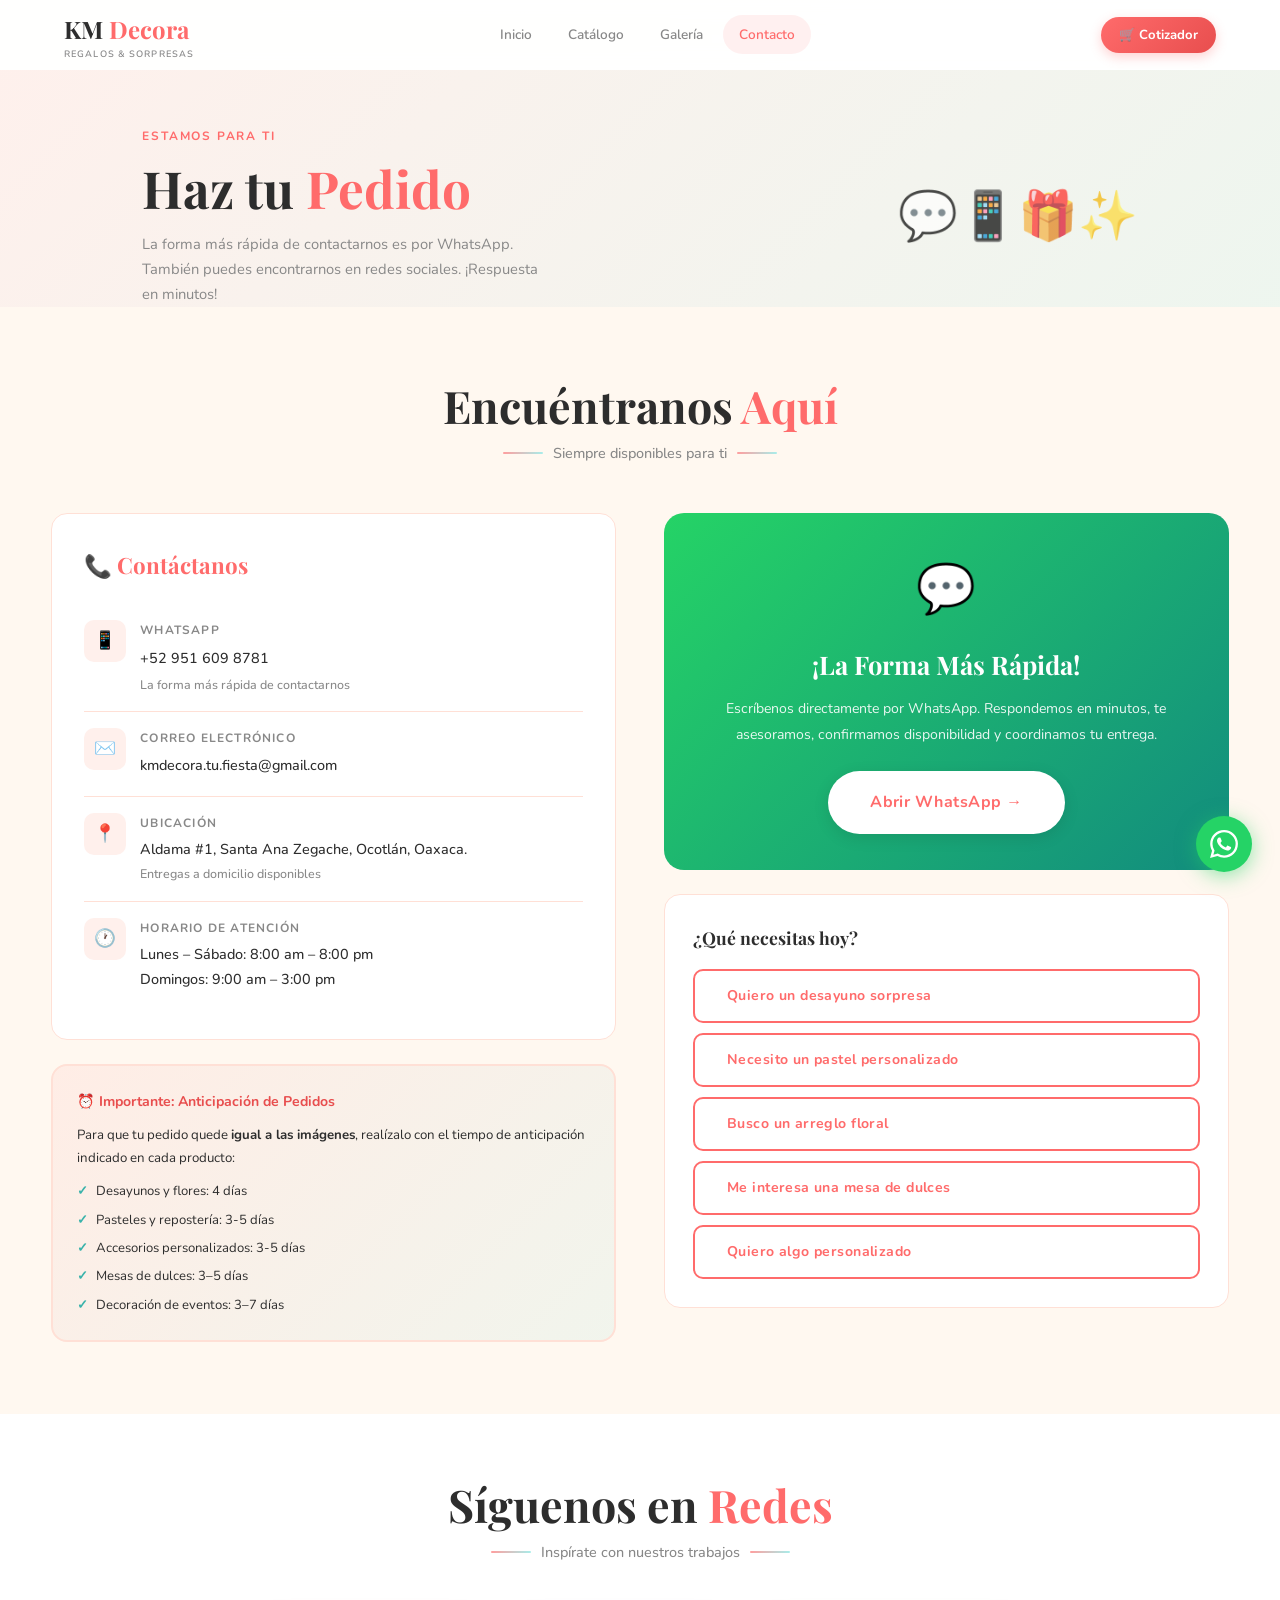
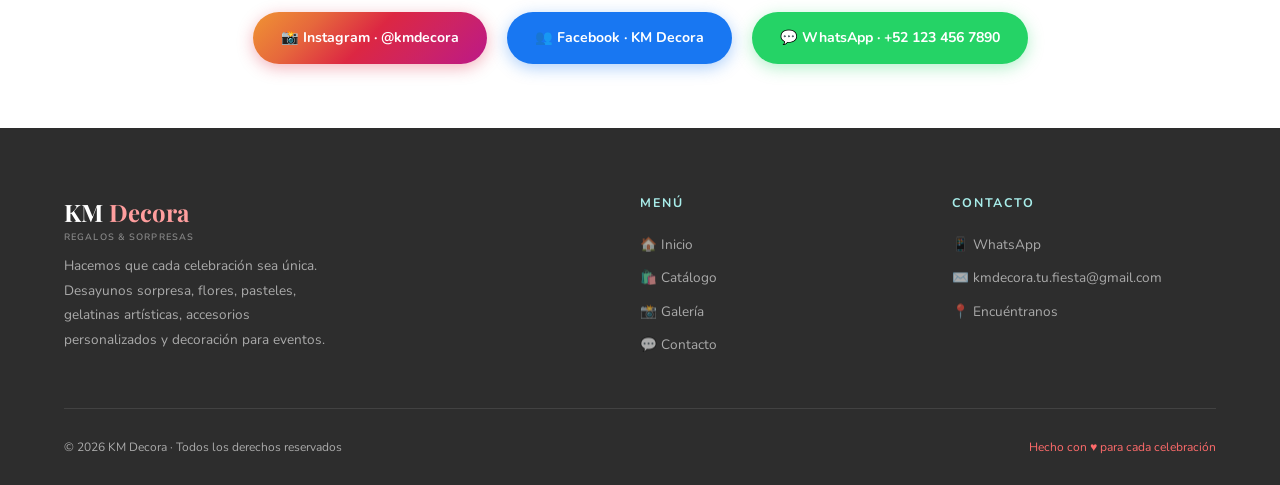
<file: contacto.html>
<!doctype html>
<html lang="es">
  <head>
    <meta charset="UTF-8" />
    <meta name="viewport" content="width=device-width, initial-scale=1.0" />
    <title>Contacto | KM Decora</title>
    <meta
      name="description"
      content="Haz tu pedido con KM Decora. Contáctanos por WhatsApp, encuéntranos en redes sociales o visítanos."
    />
    <link rel="stylesheet" href="style.css" />
  </head>
  <body>
    <header id="site-header"></header>

    <!-- ── PAGE HERO ──────────────────────────────────── -->
    <div class="page-hero">
      <div class="page-hero-inner">
        <div class="page-hero-text">
          <p class="eyebrow">Estamos para ti</p>
          <h1>Haz tu <span>Pedido</span></h1>
          <p>
            La forma más rápida de contactarnos es por WhatsApp. También puedes
            encontrarnos en redes sociales. ¡Respuesta en minutos!
          </p>
        </div>
        <div class="page-hero-emojis">💬📱🎁✨</div>
      </div>
    </div>

    <!-- ── CONTACTO ───────────────────────────────────── -->
    <section style="background: var(--cream)">
      <div class="container">
        <h2 class="section-title reveal">Encuéntranos <span>Aquí</span></h2>
        <p class="section-sub reveal reveal-delay-1">
          Siempre disponibles para ti
        </p>

        <div class="contact-grid">
          <!-- Tarjeta de contacto -->
          <div class="reveal">
            <div class="contact-card" style="margin-bottom: 24px">
              <h3
                style="
                  font-family: var(--font-display);
                  font-size: 1.4rem;
                  font-weight: 700;
                  margin-bottom: 20px;
                  color: var(--coral);
                "
              >
                📞 Contáctanos
              </h3>

              <div class="contact-item">
                <div class="contact-icon">📱</div>
                <div>
                  <h4>WhatsApp</h4>
                  <a
                    href="https://wa.me/529516098781?text=Hola%20KM%20Decora%2C%20quiero%20hacer%20un%20pedido%20%F0%9F%8E%81"
                    target="_blank"
                    rel="noopener"
                  >
                    +52 951 609 8781
                  </a>
                  <p
                    style="
                      font-size: 0.78rem;
                      color: var(--gray);
                      margin-top: 2px;
                    "
                  >
                    La forma más rápida de contactarnos
                  </p>
                </div>
              </div>

              <div class="contact-item">
                <div class="contact-icon">✉️</div>
                <div>
                  <h4>Correo Electrónico</h4>
                  <a href="mailto:kmdecora.tu.fiesta@gmail.com ">kmdecora.tu.fiesta@gmail.com</a>
                </div>
              </div>

              <div class="contact-item">
                <div class="contact-icon">📍</div>
                <div>
                  <h4>Ubicación</h4>
                  <p>Aldama #1, Santa Ana Zegache, Ocotlán, Oaxaca.</p>
                  <p
                    style="
                      font-size: 0.78rem;
                      color: var(--gray);
                      margin-top: 2px;
                    "
                  >
                    Entregas a domicilio disponibles
                  </p>
                </div>
              </div>

              <div class="contact-item">
                <div class="contact-icon">🕐</div>
                <div>
                  <h4>Horario de Atención</h4>
                  <p>Lunes – Sábado: 8:00 am – 8:00 pm</p>
                  <p>Domingos: 9:00 am – 3:00 pm</p>
                </div>
              </div>
            </div>

            <!-- Aviso de anticipación -->
            <div
              style="
                background: linear-gradient(
                  135deg,
                  rgba(255, 107, 107, 0.08),
                  rgba(78, 205, 196, 0.08)
                );
                border: 2px solid var(--border);
                border-radius: 16px;
                padding: 24px;
              "
            >
              <h4
                style="
                  font-size: 0.88rem;
                  font-weight: 700;
                  color: var(--coral-dark);
                  margin-bottom: 10px;
                "
              >
                ⏰ Importante: Anticipación de Pedidos
              </h4>
              <p
                style="
                  font-size: 0.83rem;
                  color: var(--dark);
                  line-height: 1.75;
                "
              >
                Para que tu pedido quede <strong>igual a las imágenes</strong>,
                realízalo con el tiempo de anticipación indicado en cada
                producto:
              </p>
              <ul
                style="
                  margin-top: 10px;
                  display: flex;
                  flex-direction: column;
                  gap: 6px;
                "
              >
                <li
                  style="
                    font-size: 0.82rem;
                    display: flex;
                    gap: 8px;
                    align-items: center;
                  "
                >
                  <span style="color: var(--mint-dark); font-weight: 700"
                    >✓</span
                  >Desayunos y flores: 4 días
                </li>
                <li
                  style="
                    font-size: 0.82rem;
                    display: flex;
                    gap: 8px;
                    align-items: center;
                  "
                >
                  <span style="color: var(--mint-dark); font-weight: 700"
                    >✓</span
                  >Pasteles y repostería: 3-5 días
                </li>
                <li
                  style="
                    font-size: 0.82rem;
                    display: flex;
                    gap: 8px;
                    align-items: center;
                  "
                >
                  <span style="color: var(--mint-dark); font-weight: 700"
                    >✓</span
                  >Accesorios personalizados: 3-5 días
                </li>
                <li
                  style="
                    font-size: 0.82rem;
                    display: flex;
                    gap: 8px;
                    align-items: center;
                  "
                >
                  <span style="color: var(--mint-dark); font-weight: 700"
                    >✓</span
                  >Mesas de dulces: 3–5 días
                </li>
                <li
                  style="
                    font-size: 0.82rem;
                    display: flex;
                    gap: 8px;
                    align-items: center;
                  "
                >
                  <span style="color: var(--mint-dark); font-weight: 700"
                    >✓</span
                  >Decoración de eventos: 3–7 días
                </li>
              </ul>
            </div>
          </div>

          <!-- WhatsApp destacado + pedido rápido -->
          <div class="reveal reveal-delay-2">
            <!-- WA grande -->
            <div
              style="
                background: linear-gradient(135deg, #25d366, #128c7e);
                border-radius: 20px;
                padding: 36px;
                text-align: center;
                margin-bottom: 24px;
                color: white;
              "
            >
              <div style="font-size: 3rem; margin-bottom: 12px">💬</div>
              <h3
                style="
                  font-family: var(--font-display);
                  font-size: 1.6rem;
                  font-weight: 700;
                  margin-bottom: 10px;
                "
              >
                ¡La Forma Más Rápida!
              </h3>
              <p
                style="
                  opacity: 0.9;
                  font-size: 0.88rem;
                  line-height: 1.8;
                  margin-bottom: 24px;
                "
              >
                Escríbenos directamente por WhatsApp. Respondemos en minutos, te
                asesoramos, confirmamos disponibilidad y coordinamos tu entrega.
              </p>
              <a
                href="https://wa.me/529516098781?text=Hola%20KM%20Decora!%20Me%20gustaría%20hacer%20un%20pedido%20🎁"
                target="_blank"
                rel="noopener"
                class="btn btn-white"
                style="font-size: 1rem; padding: 16px 40px"
              >
                Abrir WhatsApp →
              </a>
            </div>

            <!-- Quick message buttons -->
            <div
              style="
                background: var(--white);
                border-radius: 16px;
                padding: 28px;
                border: 1px solid var(--border);
              "
            >
              <h4
                style="
                  font-family: var(--font-display);
                  font-size: 1.1rem;
                  font-weight: 700;
                  margin-bottom: 16px;
                  color: var(--dark);
                "
              >
                ¿Qué necesitas hoy?
              </h4>
              <div style="display: flex; flex-direction: column; gap: 10px">
                <a
                  href="https://wa.me/529516098781?text=Hola%20KM%20Decora!%20Quiero%20un%20desayuno%20sorpresa%20🍳"
                  target="_blank"
                  rel="noopener"
                  class="btn btn-outline"
                  style="justify-content: flex-start; border-radius: 10px"
                >
                  Quiero un desayuno sorpresa
                </a>
                <a
                  href="https://wa.me/529516098781?text=Hola%20KM%20Decora!%20Necesito%20un%20pastel%20personalizado%20🎂"
                  target="_blank"
                  rel="noopener"
                  class="btn btn-outline"
                  style="justify-content: flex-start; border-radius: 10px"
                >
                  Necesito un pastel personalizado
                </a>
                <a
                  href="https://wa.me/529516098781?text=Hola%20KM%20Decora!%20Busco%20arreglo%20floral%20🌸"
                  target="_blank"
                  rel="noopener"
                  class="btn btn-outline"
                  style="justify-content: flex-start; border-radius: 10px"
                >
                  Busco un arreglo floral
                </a>
                <a
                  href="https://wa.me/529516098781?text=Hola%20KM%20Decora!%20Me%20interesa%20una%20mesa%20de%20dulces%20🍬"
                  target="_blank"
                  rel="noopener"
                  class="btn btn-outline"
                  style="justify-content: flex-start; border-radius: 10px"
                >
                  Me interesa una mesa de dulces
                </a>
                <a
                  href="https://wa.me/529516098781?text=Hola%20KM%20Decora!%20Quiero%20un%20accesorio%20personalizado%20🎁"
                  target="_blank"
                  rel="noopener"
                  class="btn btn-outline"
                  style="justify-content: flex-start; border-radius: 10px"
                >
                  Quiero algo personalizado
                </a>
              </div>
            </div>
          </div>
        </div>
        <!-- /contact-grid -->
      </div>
    </section>

    <!-- ── REDES SOCIALES ─────────────────────────────── -->
    <section
      style="background: var(--white); padding: 64px 5%; text-align: center"
    >
      <div style="max-width: 1200px; margin: 0 auto">
        <h2 class="section-title reveal">Síguenos en <span>Redes</span></h2>
        <p class="section-sub reveal reveal-delay-1">
          Inspírate con nuestros trabajos
        </p>
        <div
          style="
            display: flex;
            gap: 20px;
            justify-content: center;
            flex-wrap: wrap;
            margin-top: 8px;
          "
        >
          <a
            href="#"
            target="_blank"
            rel="noopener"
            style="
              display: flex;
              align-items: center;
              gap: 10px;
              background: linear-gradient(
                135deg,
                #f09433,
                #e6683c,
                #dc2743,
                #cc2366,
                #bc1888
              );
              color: white;
              padding: 14px 28px;
              border-radius: 50px;
              font-size: 0.88rem;
              font-weight: 700;
              text-decoration: none;
              transition: transform 0.3s;
              box-shadow: 0 4px 16px rgba(220, 39, 67, 0.35);
            "
            class="reveal reveal-delay-1"
            onmouseover="this.style.transform = 'scale(1.05)'"
            onmouseout="this.style.transform = 'scale(1)'"
          >
            📸 Instagram · @kmdecora
          </a>

          <a
            href="#"
            target="_blank"
            rel="noopener"
            style="
              display: flex;
              align-items: center;
              gap: 10px;
              background: #1877f2;
              color: white;
              padding: 14px 28px;
              border-radius: 50px;
              font-size: 0.88rem;
              font-weight: 700;
              text-decoration: none;
              transition: transform 0.3s;
              box-shadow: 0 4px 16px rgba(24, 119, 242, 0.35);
            "
            class="reveal reveal-delay-2"
            onmouseover="this.style.transform = 'scale(1.05)'"
            onmouseout="this.style.transform = 'scale(1)'"
          >
            👥 Facebook · KM Decora
          </a>

          <a
            href="https://wa.me/529516098781"
            target="_blank"
            rel="noopener"
            style="
              display: flex;
              align-items: center;
              gap: 10px;
              background: #25d366;
              color: white;
              padding: 14px 28px;
              border-radius: 50px;
              font-size: 0.88rem;
              font-weight: 700;
              text-decoration: none;
              transition: transform 0.3s;
              box-shadow: 0 4px 16px rgba(37, 211, 102, 0.35);
            "
            class="reveal reveal-delay-3"
            onmouseover="this.style.transform = 'scale(1.05)'"
            onmouseout="this.style.transform = 'scale(1)'"
          >
            💬 WhatsApp · +52 123 456 7890
          </a>
        </div>
      </div>
    </section>

    <footer id="site-footer"></footer>

    <script src="productos.js"></script>
    <script src="components.js"></script>
    <script>
      renderHeader("contacto.html");
      renderFooter();
      renderWhatsApp();
      initScrollReveal();
    </script>
  </body>
</html>
</file>
<file: style.css>
/* ============================================================
   KM DECORA — Global Stylesheet
   Fuentes: Playfair Display (display) + Nunito (body)
   Paleta: Coral vibrante + Menta fresca + Blanco cálido
   ============================================================ */

@import url('https://fonts.googleapis.com/css2?family=Playfair+Display:ital,wght@0,400;0,600;0,700;1,400;1,600&family=Nunito:wght@300;400;500;600;700&display=swap');

/* ── Variables ────────────────────────────────────────────── */
:root {
  --coral:       #FF6B6B;
  --coral-lt:    #FF9E9E;
  --coral-dark:  #E84E4E;
  --mint:        #4ECDC4;
  --mint-lt:     #A8EDEA;
  --mint-dark:   #38B2AA;
  --cream:       #FFF8F0;
  --white:       #FFFFFF;
  --soft:        #FFF0EC;
  --gray-lt:     #F5F5F5;
  --gray:        #888888;
  --dark:        #2D2D2D;
  --border:      #FFE0D6;

  --font-display: 'Playfair Display', Georgia, serif;
  --font-body:    'Nunito', sans-serif;
  --nav-h:        70px;
  --radius:       16px;
  --radius-sm:    8px;
  --transition:   0.3s cubic-bezier(0.4, 0, 0.2, 1);
  --shadow-sm:    0 2px 12px rgba(255,107,107,0.1);
  --shadow-md:    0 8px 32px rgba(255,107,107,0.18);
  --shadow-lg:    0 20px 60px rgba(255,107,107,0.22);
  --shadow-mint:  0 8px 32px rgba(78,205,196,0.25);
}

/* ── Reset ────────────────────────────────────────────────── */
*, *::before, *::after { margin: 0; padding: 0; box-sizing: border-box; }
html { scroll-behavior: smooth; font-size: 16px; }
body {
  background: var(--cream);
  color: var(--dark);
  font-family: var(--font-body);
  font-weight: 400;
  line-height: 1.7;
  overflow-x: hidden;
}
img { display: block; width: 100%; height: 100%; object-fit: cover; }
a { color: inherit; text-decoration: none; }
ul { list-style: none; }
button { font-family: var(--font-body); cursor: pointer; border: none; }

/* Scrollbar personalizada */
::-webkit-scrollbar { width: 6px; }
::-webkit-scrollbar-track { background: var(--soft); }
::-webkit-scrollbar-thumb { background: var(--coral-lt); border-radius: 3px; }
::-webkit-scrollbar-thumb:hover { background: var(--coral); }

/* ── Utilidades ───────────────────────────────────────────── */
.container { width: 92%; max-width: 1200px; margin: 0 auto; padding: 72px 0; }
.section-title {
  font-family: var(--font-display);
  font-size: clamp(1.9rem, 4vw, 2.8rem);
  font-weight: 700;
  text-align: center;
  color: var(--dark);
  margin-bottom: 8px;
  line-height: 1.2;
}
.section-title span { color: var(--coral); }
.section-sub {
  text-align: center;
  color: var(--gray);
  font-size: 0.9rem;
  font-weight: 500;
  margin-bottom: 48px;
  display: flex;
  align-items: center;
  justify-content: center;
  gap: 10px;
}
.section-sub::before,
.section-sub::after {
  content: '';
  width: 40px; height: 2px;
  background: linear-gradient(to right, var(--coral-lt), var(--mint-lt));
  border-radius: 2px;
}

/* Botones */
.btn {
  display: inline-flex;
  align-items: center;
  justify-content: center;
  gap: 8px;
  padding: 13px 32px;
  font-family: var(--font-body);
  font-size: 0.88rem;
  font-weight: 700;
  border-radius: 50px;
  transition: var(--transition);
  cursor: pointer;
  border: 2px solid transparent;
  letter-spacing: 0.03em;
}
.btn-coral {
  background: var(--coral);
  color: var(--white);
  box-shadow: 0 4px 16px rgba(255,107,107,0.35);
}
.btn-coral:hover {
  background: var(--coral-dark);
  transform: translateY(-2px);
  box-shadow: 0 8px 24px rgba(255,107,107,0.45);
}
.btn-mint {
  background: var(--mint);
  color: var(--white);
  box-shadow: 0 4px 16px rgba(78,205,196,0.35);
}
.btn-mint:hover {
  background: var(--mint-dark);
  transform: translateY(-2px);
  box-shadow: var(--shadow-mint);
}
.btn-outline {
  background: transparent;
  border-color: var(--coral);
  color: var(--coral);
}
.btn-outline:hover {
  background: var(--coral);
  color: var(--white);
  transform: translateY(-2px);
}
.btn-white {
  background: var(--white);
  color: var(--coral);
  box-shadow: 0 4px 16px rgba(0,0,0,0.1);
}
.btn-white:hover {
  background: var(--soft);
  transform: translateY(-2px);
}

/* Tags / badges */
.tag {
  display: inline-block;
  padding: 4px 14px;
  border-radius: 50px;
  font-size: 0.72rem;
  font-weight: 700;
  letter-spacing: 0.05em;
  text-transform: uppercase;
}
.tag-coral { background: rgba(255,107,107,0.12); color: var(--coral-dark); }
.tag-mint  { background: rgba(78,205,196,0.15); color: var(--mint-dark); }

/* Scroll reveal */
.reveal {
  opacity: 0;
  transform: translateY(28px);
  transition: opacity 0.65s ease, transform 0.65s ease;
}
.reveal.visible { opacity: 1; transform: translateY(0); }
.reveal-delay-1 { transition-delay: 0.1s; }
.reveal-delay-2 { transition-delay: 0.2s; }
.reveal-delay-3 { transition-delay: 0.3s; }
.reveal-delay-4 { transition-delay: 0.4s; }

/* ══════════════════════════════════════════════════════════
   MODAL DE BIENVENIDA (obligatorio)
═══════════════════════════════════════════════════════════ */
.welcome-overlay {
  position: fixed;
  inset: 0;
  background: rgba(0,0,0,0.6);
  backdrop-filter: blur(4px);
  z-index: 9999;
  display: flex;
  align-items: center;
  justify-content: center;
  padding: 20px;
  animation: fadeIn 0.4s ease;
}
.welcome-modal {
  background: var(--white);
  border-radius: 24px;
  padding: 48px 40px;
  max-width: 480px;
  width: 100%;
  text-align: center;
  box-shadow: var(--shadow-lg);
  position: relative;
  animation: slideUp 0.5s cubic-bezier(0.34, 1.56, 0.64, 1);
}
.welcome-modal .modal-icon {
  width: 72px; height: 72px;
  background: linear-gradient(135deg, var(--coral-lt), var(--mint-lt));
  border-radius: 50%;
  display: flex;
  align-items: center;
  justify-content: center;
  margin: 0 auto 20px;
  font-size: 1.8rem;
}
.welcome-modal h2 {
  font-family: var(--font-display);
  font-size: 1.7rem;
  font-weight: 700;
  color: var(--dark);
  margin-bottom: 16px;
  line-height: 1.3;
}
.welcome-modal h2 span { color: var(--coral); }
.welcome-modal p {
  font-size: 0.95rem;
  color: var(--gray);
  line-height: 1.75;
  margin-bottom: 28px;
}
.welcome-modal .highlight {
  background: linear-gradient(135deg, var(--soft), rgba(78,205,196,0.08));
  border-left: 4px solid var(--coral);
  border-radius: 0 var(--radius-sm) var(--radius-sm) 0;
  padding: 16px 20px;
  text-align: left;
  margin-bottom: 28px;
}
.welcome-modal .highlight p {
  font-size: 0.88rem;
  color: var(--dark);
  font-weight: 600;
  margin: 0;
}
.welcome-modal .highlight p span { color: var(--coral); }
.welcome-modal .btn { width: 100%; }

/* ══════════════════════════════════════════════════════════
   HEADER / NAVBAR
═══════════════════════════════════════════════════════════ */
#site-header {
  position: fixed;
  top: 0; left: 0; right: 0;
  z-index: 900;
  height: var(--nav-h);
  display: flex;
  align-items: center;
  justify-content: space-between;
  padding: 0 5%;
  background: rgba(255,255,255,0.95);
  backdrop-filter: blur(10px);
  border-bottom: 1px solid transparent;
  transition: border-color var(--transition), box-shadow var(--transition);
}
#site-header.scrolled {
  border-color: var(--border);
  box-shadow: var(--shadow-sm);
}
.logo {
  font-family: var(--font-display);
  font-size: 1.5rem;
  font-weight: 700;
  color: var(--dark);
  display: flex;
  align-items: center;
  gap: 8px;
}
.logo-icon {
  width: 36px; height: 36px;
  background: linear-gradient(135deg, var(--coral), var(--mint));
  border-radius: 10px;
  display: flex;
  align-items: center;
  justify-content: center;
  font-size: 1rem;
  flex-shrink: 0;
}
.logo span { color: var(--coral); }
.logo small {
  display: block;
  font-family: var(--font-body);
  font-size: 0.58rem;
  font-weight: 600;
  letter-spacing: 0.12em;
  text-transform: uppercase;
  color: var(--gray);
  line-height: 1;
}

.nav-links {
  display: flex;
  align-items: center;
  gap: 4px;
}
.nav-links a {
  padding: 8px 16px;
  font-size: 0.85rem;
  font-weight: 600;
  color: var(--gray);
  border-radius: 50px;
  transition: var(--transition);
}
.nav-links a:hover { color: var(--coral); background: var(--soft); }
.nav-links a.active { color: var(--coral); background: rgba(255,107,107,0.1); }

.nav-actions { display: flex; align-items: center; gap: 10px; }

.cart-trigger {
  display: flex;
  align-items: center;
  gap: 8px;
  padding: 9px 18px;
  background: linear-gradient(135deg, var(--coral), var(--coral-dark));
  color: var(--white);
  border-radius: 50px;
  font-size: 0.82rem;
  font-weight: 700;
  transition: var(--transition);
  box-shadow: 0 4px 12px rgba(255,107,107,0.3);
  position: relative;
}
.cart-trigger:hover {
  transform: translateY(-1px);
  box-shadow: 0 6px 20px rgba(255,107,107,0.4);
}
.cart-counter {
  background: var(--white);
  color: var(--coral);
  min-width: 18px;
  height: 18px;
  border-radius: 50%;
  display: none;
  align-items: center;
  justify-content: center;
  font-size: 0.65rem;
  font-weight: 700;
  padding: 0 4px;
}
.cart-counter.visible { display: flex; }

/* Hamburguesa */
.hamburger {
  display: none;
  flex-direction: column;
  gap: 5px;
  background: none;
  padding: 4px;
  z-index: 1001;
}
.hamburger span {
  display: block;
  width: 24px; height: 2px;
  background: var(--dark);
  border-radius: 2px;
  transition: var(--transition);
  transform-origin: center;
}
.hamburger.open span:nth-child(1) { transform: translateY(7px) rotate(45deg); }
.hamburger.open span:nth-child(2) { opacity: 0; transform: scaleX(0); }
.hamburger.open span:nth-child(3) { transform: translateY(-7px) rotate(-45deg); }

/* Mobile menu */
.mobile-menu {
  display: none;
  position: fixed;
  top: var(--nav-h);
  left: 0; right: 0;
  background: var(--white);
  border-top: 2px solid var(--border);
  padding: 24px 5%;
  flex-direction: column;
  gap: 4px;
  z-index: 899;
  opacity: 0;
  transform: translateY(-10px);
  transition: opacity 0.3s ease, transform 0.3s ease;
  pointer-events: none;
  box-shadow: var(--shadow-md);
}
.mobile-menu.open {
  opacity: 1;
  transform: translateY(0);
  pointer-events: all;
}
.mobile-menu a {
  display: flex;
  align-items: center;
  gap: 12px;
  padding: 14px 16px;
  border-radius: var(--radius-sm);
  font-size: 1rem;
  font-weight: 600;
  color: var(--dark);
  transition: var(--transition);
}
.mobile-menu a:hover,
.mobile-menu a.active {
  background: var(--soft);
  color: var(--coral);
}

/* ══════════════════════════════════════════════════════════
   FOOTER
═══════════════════════════════════════════════════════════ */
#site-footer {
  background: var(--dark);
  color: rgba(255,255,255,0.6);
  padding: 64px 5% 28px;
}
.footer-grid {
  display: grid;
  grid-template-columns: 2fr 1fr 1fr;
  gap: 48px;
  padding-bottom: 40px;
  border-bottom: 1px solid rgba(255,255,255,0.1);
  margin-bottom: 28px;
  max-width: 1200px;
  margin-left: auto;
  margin-right: auto;
}
.footer-logo { margin-bottom: 16px; }
.footer-logo .logo { color: var(--white); }
.footer-logo .logo span { color: var(--coral-lt); }
.footer-logo p { font-size: 0.85rem; line-height: 1.8; max-width: 280px; }
.footer-col h4 {
  font-size: 0.78rem;
  letter-spacing: 0.15em;
  text-transform: uppercase;
  color: var(--mint-lt);
  margin-bottom: 20px;
  font-weight: 700;
}
.footer-col ul { display: flex; flex-direction: column; gap: 10px; }
.footer-col a {
  font-size: 0.85rem;
  transition: color var(--transition);
  display: flex;
  align-items: center;
  gap: 8px;
}
.footer-col a:hover { color: var(--coral-lt); }
.footer-bottom {
  display: flex;
  justify-content: space-between;
  align-items: center;
  font-size: 0.75rem;
  flex-wrap: wrap;
  gap: 10px;
  max-width: 1200px;
  margin: 0 auto;
}
.footer-hearts { color: var(--coral); }

/* ══════════════════════════════════════════════════════════
   HERO (index)
═══════════════════════════════════════════════════════════ */
.hero {
  min-height: 100vh;
  padding-top: var(--nav-h);
  display: grid;
  grid-template-columns: 1fr 1fr;
  align-items: center;
  gap: 0;
  overflow: hidden;
  position: relative;
}
.hero::before {
  content: '';
  position: absolute;
  top: -100px; right: -100px;
  width: 500px; height: 500px;
  background: radial-gradient(circle, rgba(78,205,196,0.12) 0%, transparent 70%);
  border-radius: 50%;
  pointer-events: none;
}
.hero::after {
  content: '';
  position: absolute;
  bottom: -50px; left: -50px;
  width: 350px; height: 350px;
  background: radial-gradient(circle, rgba(255,107,107,0.1) 0%, transparent 70%);
  border-radius: 50%;
  pointer-events: none;
}
.hero-content {
  padding: 80px 5% 80px 8%;
  position: relative;
  z-index: 2;
}
.hero-eyebrow {
  display: inline-flex;
  align-items: center;
  gap: 8px;
  background: rgba(255,107,107,0.1);
  color: var(--coral-dark);
  padding: 6px 16px;
  border-radius: 50px;
  font-size: 0.78rem;
  font-weight: 700;
  letter-spacing: 0.08em;
  text-transform: uppercase;
  margin-bottom: 24px;
  opacity: 0;
  animation: fadeUp 0.7s 0.3s forwards;
}
.hero h1 {
  font-family: var(--font-display);
  font-size: clamp(2.4rem, 5vw, 4rem);
  font-weight: 700;
  line-height: 1.15;
  color: var(--dark);
  margin-bottom: 20px;
  opacity: 0;
  animation: fadeUp 0.7s 0.5s forwards;
}
.hero h1 span { color: var(--coral); }
.hero h1 em {
  font-style: italic;
  color: var(--mint-dark);
}
.hero-desc {
  font-size: 1rem;
  color: var(--gray);
  line-height: 1.8;
  max-width: 440px;
  margin-bottom: 36px;
  opacity: 0;
  animation: fadeUp 0.7s 0.7s forwards;
}
.hero-actions {
  display: flex;
  gap: 12px;
  flex-wrap: wrap;
  opacity: 0;
  animation: fadeUp 0.7s 0.9s forwards;
}
.hero-stats {
  display: flex;
  gap: 32px;
  margin-top: 48px;
  opacity: 0;
  animation: fadeUp 0.7s 1.1s forwards;
}
.stat-item { text-align: center; }
.stat-num {
  font-family: var(--font-display);
  font-size: 1.8rem;
  font-weight: 700;
  color: var(--coral);
  line-height: 1;
}
.stat-label {
  font-size: 0.72rem;
  color: var(--gray);
  font-weight: 500;
  text-transform: uppercase;
  letter-spacing: 0.08em;
}

/* Hero imagen */
.hero-visual {
  position: relative;
  height: 100vh;
  min-height: 600px;
  overflow: hidden;
}
.hero-visual .hero-img {
  position: absolute;
  inset: 0;
  background: url('img/desayunos/ID1.jpeg') center/cover;
}
.hero-visual .hero-img::after {
  content: '';
  position: absolute;
  inset: 0;
  background: linear-gradient(to right, var(--cream) 0%, transparent 30%),
              linear-gradient(to top, rgba(255,248,240,0.3) 0%, transparent 60%);
}
.hero-badge {
  position: absolute;
  bottom: 48px;
  left: -20px;
  background: var(--white);
  border-radius: var(--radius);
  padding: 16px 20px;
  box-shadow: var(--shadow-md);
  display: flex;
  align-items: center;
  gap: 12px;
  z-index: 3;
  animation: float 3s ease-in-out infinite;
}
.hero-badge .badge-icon {
  width: 40px; height: 40px;
  background: linear-gradient(135deg, var(--coral), var(--coral-dark));
  border-radius: 10px;
  display: flex;
  align-items: center;
  justify-content: center;
  font-size: 1.1rem;
  flex-shrink: 0;
}
.hero-badge .badge-text strong {
  display: block;
  font-size: 0.88rem;
  font-weight: 700;
  color: var(--dark);
}
.hero-badge .badge-text span {
  font-size: 0.75rem;
  color: var(--gray);
}
.hero-badge2 {
  position: absolute;
  top: 80px;
  right: 24px;
  background: var(--white);
  border-radius: var(--radius);
  padding: 14px 18px;
  box-shadow: var(--shadow-mint);
  text-align: center;
  z-index: 3;
  animation: float 3s 1.5s ease-in-out infinite;
}
.hero-badge2 .b2-icon { font-size: 1.6rem; margin-bottom: 4px; }
.hero-badge2 strong { display: block; font-size: 0.82rem; font-weight: 700; color: var(--mint-dark); }
.hero-badge2 span { font-size: 0.7rem; color: var(--gray); }

/* ══════════════════════════════════════════════════════════
   CATEGORÍAS (index)
═══════════════════════════════════════════════════════════ */
.cats-section { background: var(--white); }
.cats-grid {
  display: grid;
  grid-template-columns: repeat(5, 1fr);
  gap: 16px;
}
.cat-card {
  background: var(--cream);
  border-radius: var(--radius);
  padding: 28px 16px;
  text-align: center;
  transition: var(--transition);
  cursor: pointer;
  border: 2px solid transparent;
  text-decoration: none;
  display: block;
}
.cat-card:hover {
  border-color: var(--coral-lt);
  transform: translateY(-4px);
  box-shadow: var(--shadow-md);
  background: var(--white);
}
.cat-emoji { font-size: 2.2rem; margin-bottom: 12px; display: block; }
.cat-card h3 {
  font-size: 0.85rem;
  font-weight: 700;
  color: var(--dark);
  line-height: 1.3;
}
.cat-card p { font-size: 0.72rem; color: var(--gray); margin-top: 4px; }

/* ══════════════════════════════════════════════════════════
   PRODUCTOS DESTACADOS (index)
═══════════════════════════════════════════════════════════ */
.products-grid {
  display: grid;
  grid-template-columns: repeat(auto-fill, minmax(270px, 1fr));
  gap: 24px;
}

/* ══════════════════════════════════════════════════════════
   TARJETA DE PRODUCTO (compartida)
═══════════════════════════════════════════════════════════ */
.product-card {
  background: var(--white);
  border-radius: var(--radius);
  overflow: hidden;
  transition: var(--transition);
  border: 1px solid rgba(255,107,107,0.08);
  cursor: pointer;
}
.product-card:hover {
  box-shadow: var(--shadow-md);
  transform: translateY(-5px);
  border-color: var(--border);
}
.product-card-img {
  height: 220px;
  overflow: hidden;
  position: relative;
  background: var(--soft);
}
.product-card-img img { transition: transform 0.5s ease; }
.product-card:hover .product-card-img img { transform: scale(1.07); }
.product-card-img .cat-badge {
  position: absolute;
  top: 12px; left: 12px;
  background: rgba(255,255,255,0.92);
  backdrop-filter: blur(4px);
  border-radius: 50px;
  padding: 4px 12px;
  font-size: 0.68rem;
  font-weight: 700;
  color: var(--coral-dark);
  text-transform: uppercase;
  letter-spacing: 0.06em;
}
.product-card-img .zoom-hint {
  position: absolute;
  inset: 0;
  background: rgba(255,107,107,0);
  display: flex;
  align-items: center;
  justify-content: center;
  font-size: 1.5rem;
  color: white;
  opacity: 0;
  transition: var(--transition);
}
.product-card:hover .zoom-hint {
  opacity: 1;
  background: rgba(255,107,107,0.3);
}
.product-card-body { padding: 18px 18px 20px; }
.product-card-body h3 {
  font-family: var(--font-display);
  font-size: 1.05rem;
  font-weight: 600;
  color: var(--dark);
  margin-bottom: 6px;
  line-height: 1.3;
}
.product-card-body p {
  font-size: 0.8rem;
  color: var(--gray);
  margin-bottom: 16px;
  line-height: 1.6;
  display: -webkit-box;
  -webkit-line-clamp: 2;
  -webkit-box-orient: vertical;
  overflow: hidden;
}
.product-card-footer {
  display: flex;
  align-items: center;
  justify-content: space-between;
  gap: 10px;
}
.product-price {
  font-family: var(--font-display);
  font-size: 1.2rem;
  font-weight: 700;
  color: var(--coral);
}
.product-price small {
  font-family: var(--font-body);
  font-size: 0.7rem;
  color: var(--gray);
  font-weight: 400;
}
.add-btn {
  width: 36px; height: 36px;
  background: var(--coral);
  color: white;
  border-radius: 50%;
  display: flex;
  align-items: center;
  justify-content: center;
  font-size: 1.1rem;
  line-height: 1;
  transition: var(--transition);
  flex-shrink: 0;
}
.add-btn:hover {
  background: var(--coral-dark);
  transform: scale(1.15);
  box-shadow: 0 4px 12px rgba(255,107,107,0.4);
}

/* ══════════════════════════════════════════════════════════
   MODAL DE PRODUCTO
═══════════════════════════════════════════════════════════ */
.product-overlay {
  position: fixed;
  inset: 0;
  background: rgba(0,0,0,0.55);
  backdrop-filter: blur(3px);
  z-index: 1100;
  display: none;
  align-items: center;
  justify-content: center;
  padding: 20px;
}
.product-overlay.active { display: flex; }
.product-modal {
  background: var(--white);
  border-radius: 24px;
  width: 100%;
  max-width: 860px;
  max-height: 90vh;
  overflow-y: auto;
  display: grid;
  grid-template-columns: 1fr 1fr;
  position: relative;
  animation: slideUp 0.4s cubic-bezier(0.34, 1.56, 0.64, 1);
  box-shadow: var(--shadow-lg);
}
.modal-close-btn {
  position: absolute;
  top: 16px; right: 16px;
  width: 36px; height: 36px;
  background: var(--gray-lt);
  border-radius: 50%;
  display: flex;
  align-items: center;
  justify-content: center;
  font-size: 1rem;
  color: var(--gray);
  transition: var(--transition);
  z-index: 2;
  flex-shrink: 0;
}
.modal-close-btn:hover { background: var(--coral); color: white; }

/* Galería del modal */
.modal-gallery {
  position: relative;
  border-radius: 24px 0 0 24px;
  overflow: hidden;
  background: var(--soft);
  min-height: 400px;
}
.modal-main-img {
  width: 100%;
  height: 360px;
  overflow: hidden;
}
.modal-main-img img { transition: opacity 0.3s ease; }
.modal-thumbnails {
  display: flex;
  gap: 8px;
  padding: 10px 12px;
  overflow-x: auto;
}
.modal-thumb {
  width: 64px; height: 52px;
  flex-shrink: 0;
  border-radius: 8px;
  overflow: hidden;
  cursor: pointer;
  border: 2px solid transparent;
  transition: var(--transition);
}
.modal-thumb.active { border-color: var(--coral); }
.modal-thumb:hover { border-color: var(--coral-lt); }
.modal-thumb img { width: 100%; height: 100%; object-fit: cover; }

/* Info del modal */
.modal-info {
  padding: 32px 28px 28px;
  overflow-y: auto;
  display: flex;
  flex-direction: column;
  gap: 0;
}
.modal-cat-badge {
  align-self: flex-start;
  margin-bottom: 10px;
}
.modal-title {
  font-family: var(--font-display);
  font-size: 1.5rem;
  font-weight: 700;
  color: var(--dark);
  margin-bottom: 8px;
  line-height: 1.3;
  padding-right: 40px;
}
.modal-price-row {
  display: flex;
  align-items: baseline;
  gap: 8px;
  margin-bottom: 16px;
}
.modal-price {
  font-family: var(--font-display);
  font-size: 1.8rem;
  font-weight: 700;
  color: var(--coral);
}
.modal-unit { font-size: 0.8rem; color: var(--gray); }
.modal-anticipacion {
  display: inline-flex;
  align-items: center;
  gap: 6px;
  background: rgba(255,107,107,0.08);
  color: var(--coral-dark);
  padding: 6px 14px;
  border-radius: 50px;
  font-size: 0.78rem;
  font-weight: 700;
  margin-bottom: 16px;
}
.modal-desc {
  font-size: 0.88rem;
  color: var(--gray);
  line-height: 1.8;
  margin-bottom: 20px;
}
.modal-incluye {
  background: var(--soft);
  border-radius: var(--radius-sm);
  padding: 16px 18px;
  margin-bottom: 20px;
}
.modal-incluye h4 {
  font-size: 0.75rem;
  font-weight: 700;
  text-transform: uppercase;
  letter-spacing: 0.1em;
  color: var(--coral-dark);
  margin-bottom: 10px;
}
.modal-incluye ul {
  display: flex;
  flex-direction: column;
  gap: 6px;
}
.modal-incluye li {
  font-size: 0.82rem;
  color: var(--dark);
  display: flex;
  align-items: center;
  gap: 8px;
}
.modal-incluye li::before {
  content: '✓';
  color: var(--mint-dark);
  font-weight: 700;
  flex-shrink: 0;
}
.modal-actions {
  display: flex;
  gap: 10px;
  margin-top: auto;
  padding-top: 16px;
}
.modal-actions .btn { flex: 1; }

/* ══════════════════════════════════════════════════════════
   CATÁLOGO (catalogo.html)
═══════════════════════════════════════════════════════════ */
.page-hero {
  padding-top: var(--nav-h);
  background: linear-gradient(135deg, var(--soft) 0%, rgba(168,237,234,0.2) 100%);
  padding-bottom: 0;
  overflow: hidden;
}
.page-hero-inner {
  display: flex;
  align-items: center;
  justify-content: space-between;
  padding: 56px 8% 0;
  max-width: 1200px;
  margin: 0 auto;
  gap: 32px;
}
.page-hero-text .eyebrow {
  font-size: 0.75rem;
  font-weight: 700;
  text-transform: uppercase;
  letter-spacing: 0.15em;
  color: var(--coral);
  margin-bottom: 12px;
}
.page-hero-text h1 {
  font-family: var(--font-display);
  font-size: clamp(2rem, 4vw, 3.2rem);
  font-weight: 700;
  color: var(--dark);
  line-height: 1.2;
  margin-bottom: 12px;
}
.page-hero-text h1 span { color: var(--coral); }
.page-hero-text p { font-size: 0.92rem; color: var(--gray); max-width: 400px; }
.page-hero-emojis {
  display: flex;
  gap: 12px;
  font-size: 3rem;
  opacity: 0.7;
  flex-shrink: 0;
}

.filter-strip {
  background: var(--white);
  border-bottom: 1px solid var(--border);
  position: sticky;
  top: var(--nav-h);
  z-index: 100;
  padding: 14px 5%;
}
.filter-inner {
  max-width: 1200px;
  margin: 0 auto;
  display: flex;
  align-items: center;
  gap: 10px;
  flex-wrap: wrap;
  justify-content: space-between;
}
.filter-cats {
  display: flex;
  gap: 8px;
  flex-wrap: wrap;
}
.filter-btn {
  padding: 8px 20px;
  border-radius: 50px;
  font-size: 0.8rem;
  font-weight: 600;
  border: 2px solid var(--border);
  background: var(--white);
  color: var(--gray);
  transition: var(--transition);
  display: flex;
  align-items: center;
  gap: 6px;
}
.filter-btn:hover { border-color: var(--coral-lt); color: var(--coral); }
.filter-btn.active {
  background: var(--coral);
  border-color: var(--coral);
  color: var(--white);
  box-shadow: 0 4px 12px rgba(255,107,107,0.3);
}

.search-box {
  display: flex;
  align-items: center;
  gap: 8px;
  background: var(--gray-lt);
  border-radius: 50px;
  padding: 8px 16px;
  border: 2px solid transparent;
  transition: var(--transition);
}
.search-box:focus-within { border-color: var(--mint); background: var(--white); }
.search-box input {
  border: none;
  background: none;
  font-family: var(--font-body);
  font-size: 0.85rem;
  color: var(--dark);
  outline: none;
  width: 160px;
}
.search-box input::placeholder { color: var(--gray); }
.search-box span { color: var(--gray); font-size: 0.9rem; }

.catalog-container { background: var(--cream); }
.catalog-grid {
  display: grid;
  grid-template-columns: repeat(auto-fill, minmax(270px, 1fr));
  gap: 24px;
}
.no-results {
  text-align: center;
  padding: 80px 20px;
  display: none;
}
.no-results .no-emoji { font-size: 3rem; margin-bottom: 16px; }
.no-results h3 { font-family: var(--font-display); font-size: 1.4rem; color: var(--gray); }

/* ══════════════════════════════════════════════════════════
   CARRITO / COTIZADOR
═══════════════════════════════════════════════════════════ */
.cart-panel {
  position: fixed;
  right: -440px;
  top: 0; bottom: 0;
  width: 440px;
  max-width: 100vw;
  background: var(--white);
  box-shadow: -4px 0 40px rgba(0,0,0,0.15);
  z-index: 1000;
  transition: right 0.45s cubic-bezier(0.4,0,0.2,1);
  display: flex;
  flex-direction: column;
}
.cart-panel.open { right: 0; }
.cart-overlay {
  position: fixed;
  inset: 0;
  background: rgba(0,0,0,0.35);
  z-index: 999;
  opacity: 0;
  pointer-events: none;
  transition: opacity var(--transition);
}
.cart-overlay.active { opacity: 1; pointer-events: all; }

.cart-header {
  padding: 24px 24px 16px;
  border-bottom: 1px solid var(--border);
  display: flex;
  align-items: center;
  justify-content: space-between;
  background: linear-gradient(135deg, var(--soft), rgba(168,237,234,0.15));
}
.cart-header h2 {
  font-family: var(--font-display);
  font-size: 1.3rem;
  font-weight: 700;
  color: var(--dark);
  display: flex;
  align-items: center;
  gap: 8px;
}
.cart-header h2 span { font-size: 1.2rem; }
.cart-close-btn {
  width: 32px; height: 32px;
  background: rgba(255,107,107,0.1);
  border-radius: 50%;
  display: flex;
  align-items: center;
  justify-content: center;
  color: var(--coral);
  font-size: 0.9rem;
  transition: var(--transition);
}
.cart-close-btn:hover { background: var(--coral); color: white; }

.cart-items-list {
  flex: 1;
  overflow-y: auto;
  padding: 16px 20px;
}
.cart-empty {
  display: flex;
  flex-direction: column;
  align-items: center;
  justify-content: center;
  height: 220px;
  gap: 10px;
  color: var(--gray);
  text-align: center;
}
.cart-empty-icon { font-size: 3rem; }
.cart-empty p { font-size: 0.85rem; line-height: 1.6; }

.cart-item {
  display: grid;
  grid-template-columns: 68px 1fr auto;
  gap: 12px;
  padding: 14px 0;
  border-bottom: 1px solid var(--border);
  align-items: center;
}
.cart-item-img {
  width: 68px; height: 60px;
  border-radius: var(--radius-sm);
  overflow: hidden;
  background: var(--soft);
  flex-shrink: 0;
}
.cart-item-img img { width: 100%; height: 100%; object-fit: cover; }
.cart-item-info h4 {
  font-size: 0.9rem;
  font-weight: 700;
  color: var(--dark);
  margin-bottom: 2px;
  line-height: 1.3;
}
.cart-item-info p { font-size: 0.75rem; color: var(--gray); }
.cart-item-right { text-align: right; }
.cart-item-price {
  font-family: var(--font-display);
  font-size: 1rem;
  font-weight: 700;
  color: var(--coral);
  display: block;
  margin-bottom: 4px;
}
.cart-remove-btn {
  background: none;
  font-size: 0.72rem;
  color: var(--gray);
  text-decoration: underline;
  transition: color var(--transition);
}
.cart-remove-btn:hover { color: var(--coral); }

.cart-footer {
  padding: 16px 20px 24px;
  border-top: 1px solid var(--border);
  background: var(--cream);
}
.cart-total-row {
  display: flex;
  justify-content: space-between;
  align-items: center;
  margin-bottom: 16px;
  padding: 12px 16px;
  background: var(--white);
  border-radius: var(--radius-sm);
}
.cart-total-row span { font-size: 0.85rem; font-weight: 600; color: var(--gray); }
.cart-total-row strong {
  font-family: var(--font-display);
  font-size: 1.5rem;
  color: var(--dark);
}
.cart-wa-btn { width: 100%; margin-bottom: 8px; }
.cart-note { font-size: 0.72rem; color: var(--gray); text-align: center; line-height: 1.6; }

/* ══════════════════════════════════════════════════════════
   LIGHTBOX
═══════════════════════════════════════════════════════════ */
.lightbox {
  position: fixed;
  inset: 0;
  background: rgba(0,0,0,0.95);
  z-index: 2000;
  display: none;
  align-items: center;
  justify-content: center;
  flex-direction: column;
  gap: 16px;
  padding: 24px;
}
.lightbox.active { display: flex; }
.lightbox-img-wrap {
  max-width: 880px;
  max-height: 72vh;
  width: 100%;
  position: relative;
  display: flex;
  align-items: center;
  justify-content: center;
}
.lightbox-img-wrap img {
  max-height: 72vh;
  width: auto;
  max-width: 100%;
  border-radius: var(--radius-sm);
  object-fit: contain;
}
.lightbox-caption {
  color: rgba(255,255,255,0.65);
  font-size: 0.85rem;
  text-align: center;
}
.lb-close {
  position: absolute;
  top: 16px; right: 20px;
  background: none;
  color: rgba(255,255,255,0.5);
  font-size: 1.8rem;
  line-height: 1;
  transition: color var(--transition);
  z-index: 3;
}
.lb-close:hover { color: var(--coral-lt); }
.lb-nav {
  position: absolute;
  top: 50%;
  transform: translateY(-50%);
  width: 44px; height: 44px;
  background: rgba(255,255,255,0.1);
  border: 1px solid rgba(255,255,255,0.2);
  border-radius: 50%;
  color: white;
  display: flex;
  align-items: center;
  justify-content: center;
  font-size: 1.1rem;
  transition: background var(--transition);
}
.lb-nav:hover { background: rgba(255,107,107,0.5); }
.lb-prev { left: -56px; }
.lb-next { right: -56px; }

/* ══════════════════════════════════════════════════════════
   WHATSAPP FLOTANTE
═══════════════════════════════════════════════════════════ */
.wa-fab {
  position: fixed;
  bottom: 28px; right: 28px;
  width: 56px; height: 56px;
  background: #25d366;
  border-radius: 50%;
  display: flex;
  align-items: center;
  justify-content: center;
  box-shadow: 0 4px 20px rgba(37,211,102,0.5);
  z-index: 800;
  transition: transform var(--transition), box-shadow var(--transition);
  text-decoration: none;
}
.wa-fab:hover {
  transform: scale(1.1);
  box-shadow: 0 6px 28px rgba(37,211,102,0.6);
}
.wa-fab svg { width: 28px; height: 28px; fill: white; }
.wa-tooltip {
  position: absolute;
  right: 66px;
  background: var(--dark);
  color: white;
  padding: 6px 14px;
  border-radius: 50px;
  font-size: 0.75rem;
  font-weight: 600;
  white-space: nowrap;
  opacity: 0;
  pointer-events: none;
  transition: opacity var(--transition);
}
.wa-fab:hover .wa-tooltip { opacity: 1; }

/* ══════════════════════════════════════════════════════════
   GALERÍA
═══════════════════════════════════════════════════════════ */
.gallery-grid {
  display: grid;
  grid-template-columns: repeat(3, 1fr);
  grid-auto-rows: 220px;
  gap: 12px;
}
.gallery-item {
  border-radius: var(--radius-sm);
  overflow: hidden;
  cursor: pointer;
  position: relative;
  background: var(--soft);
}
.gallery-item:nth-child(3n+1):nth-last-child(n+2) { grid-row: span 2; }
.gallery-item img { transition: transform 0.5s ease; }
.gallery-item:hover img { transform: scale(1.08); }
.gallery-item-overlay {
  position: absolute;
  inset: 0;
  background: rgba(255,107,107,0);
  display: flex;
  align-items: center;
  justify-content: center;
  font-size: 1.6rem;
  opacity: 0;
  transition: var(--transition);
}
.gallery-item:hover .gallery-item-overlay {
  opacity: 1;
  background: rgba(255,107,107,0.35);
}

/* ══════════════════════════════════════════════════════════
   CONTACTO
═══════════════════════════════════════════════════════════ */
.contact-grid {
  display: grid;
  grid-template-columns: 1fr 1fr;
  gap: 48px;
  align-items: start;
}
.contact-card {
  background: var(--white);
  border-radius: var(--radius);
  padding: 32px;
  border: 1px solid var(--border);
}
.contact-item {
  display: flex;
  gap: 14px;
  padding: 16px 0;
  border-bottom: 1px solid var(--border);
  align-items: flex-start;
}
.contact-item:last-child { border-bottom: none; }
.contact-icon {
  width: 42px; height: 42px;
  background: var(--soft);
  border-radius: 10px;
  display: flex;
  align-items: center;
  justify-content: center;
  font-size: 1.1rem;
  flex-shrink: 0;
}
.contact-item h4 {
  font-size: 0.75rem;
  font-weight: 700;
  text-transform: uppercase;
  letter-spacing: 0.1em;
  color: var(--gray);
  margin-bottom: 4px;
}
.contact-item p, .contact-item a {
  font-size: 0.9rem;
  color: var(--dark);
  font-weight: 500;
  transition: color var(--transition);
}
.contact-item a:hover { color: var(--coral); }

/* ══════════════════════════════════════════════════════════
   KEYFRAMES
═══════════════════════════════════════════════════════════ */
@keyframes fadeUp {
  from { opacity: 0; transform: translateY(20px); }
  to   { opacity: 1; transform: translateY(0); }
}
@keyframes fadeIn {
  from { opacity: 0; }
  to   { opacity: 1; }
}
@keyframes slideUp {
  from { opacity: 0; transform: translateY(40px) scale(0.97); }
  to   { opacity: 1; transform: translateY(0) scale(1); }
}
@keyframes float {
  0%, 100% { transform: translateY(0); }
  50%       { transform: translateY(-10px); }
}
@keyframes cartBounce {
  0%, 100% { transform: scale(1); }
  40%       { transform: scale(1.3); }
}

/* ══════════════════════════════════════════════════════════
   RESPONSIVE
═══════════════════════════════════════════════════════════ */
@media (max-width: 1024px) {
  .cats-grid { grid-template-columns: repeat(3, 1fr); }
  .footer-grid { grid-template-columns: 1fr 1fr; }
  .footer-logo { grid-column: span 2; }
  .hero { grid-template-columns: 1fr; }
  .hero-visual { height: 45vh; min-height: 300px; }
  .hero-badge { display: none; }
  .hero-badge2 { display: none; }
  .hero-content { padding: 60px 5%; }
  .product-modal { grid-template-columns: 1fr; }
  .modal-gallery { border-radius: 24px 24px 0 0; min-height: auto; }
}

@media (max-width: 768px) {
  :root { --nav-h: 64px; }
  .nav-links { display: none; }
  .hamburger { display: flex; }
  .mobile-menu { display: flex; }
  .gallery-grid { grid-template-columns: repeat(2, 1fr); }
  .gallery-item:nth-child(3n+1):nth-last-child(n+2) { grid-row: span 1; }
  .contact-grid { grid-template-columns: 1fr; }
  .cats-grid { grid-template-columns: repeat(3, 1fr); }
  .cart-panel { width: 100%; right: -100%; }
  .page-hero-emojis { display: none; }
  .hero-stats { gap: 20px; }
  .filter-inner { flex-direction: column; align-items: flex-start; }
  .footer-grid { grid-template-columns: 1fr; }
  .footer-logo { grid-column: span 1; }
  .lb-prev { left: -8px; }
  .lb-next { right: -8px; }
}

@media (max-width: 480px) {
  .cats-grid { grid-template-columns: repeat(2, 1fr); }
  .welcome-modal { padding: 36px 24px; }
  .hero-actions { flex-direction: column; }
  .hero-actions .btn { width: 100%; }
  .gallery-grid { grid-template-columns: 1fr 1fr; }
  .modal-actions { flex-direction: column; }
  .product-modal { max-height: 95vh; }
  .filter-cats { gap: 6px; }
  .filter-btn { padding: 7px 14px; font-size: 0.75rem; }
}
</file>
